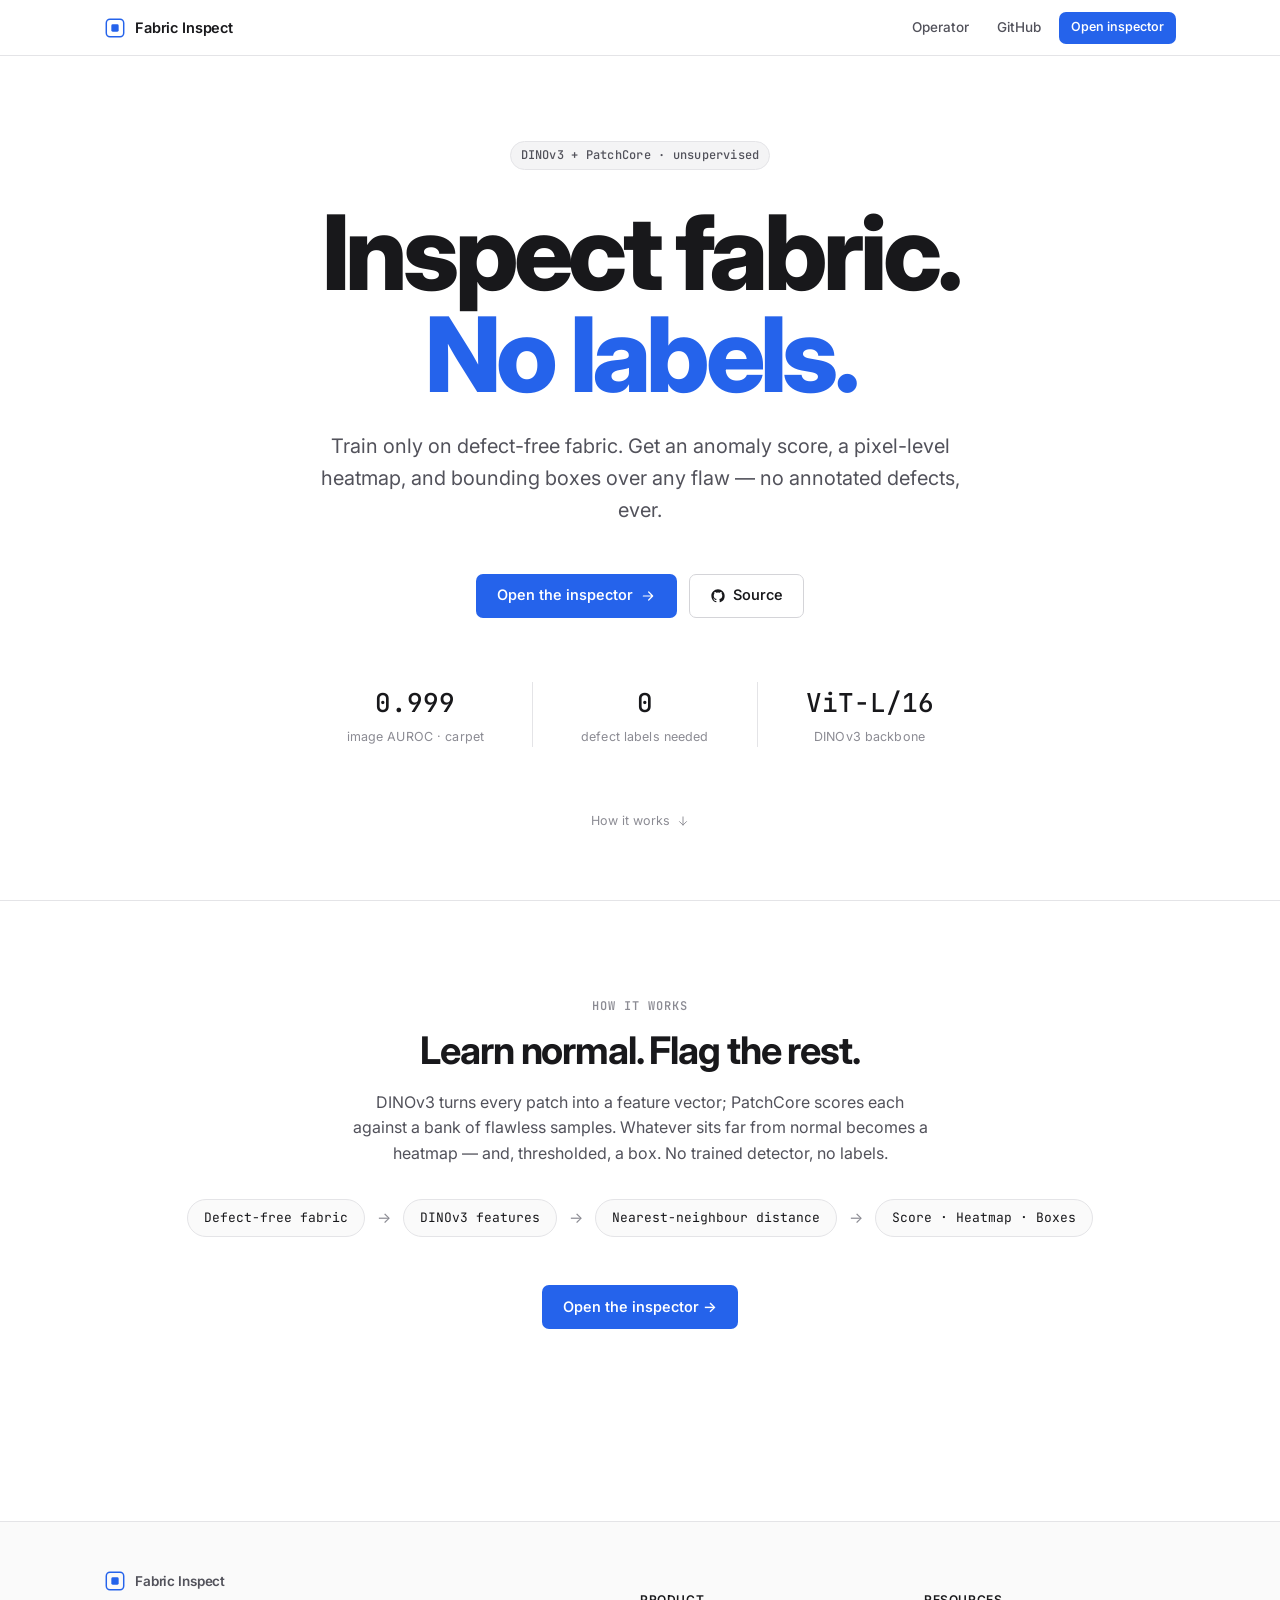
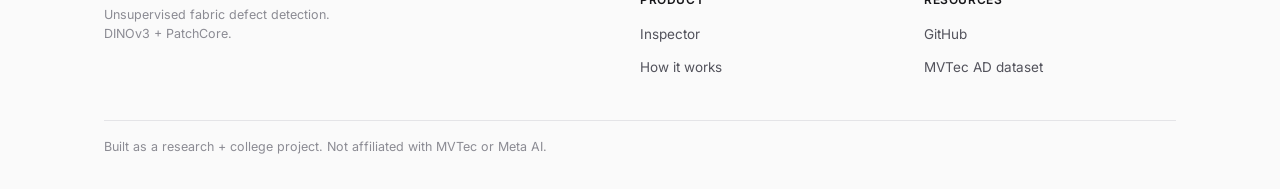
<file: frontend/web/index.html>
<!DOCTYPE html>
<html lang="en">
<head>
<meta charset="utf-8" />
<meta name="viewport" content="width=device-width, initial-scale=1" />
<title>Fabric Inspect — unsupervised defect detection</title>
<meta name="description" content="Inspect fabric for defects without labelling any. DINOv3 + PatchCore: an anomaly score, heatmap, and bounding boxes — trained only on defect-free fabric." />
<meta name="color-scheme" content="light" />
<link rel="preconnect" href="https://fonts.googleapis.com" />
<link rel="preconnect" href="https://fonts.gstatic.com" crossorigin />
<link href="https://fonts.googleapis.com/css2?family=Inter:wght@400;500;600;700;800&family=JetBrains+Mono:wght@400;500&display=swap" rel="stylesheet" />
<link rel="stylesheet" href="styles.css" />
<style>
  /* minimal & bold, light-only landing */
  html, body { overflow-x: hidden; max-width: 100%; }
  body { background: var(--bg); }
  main { overflow-x: clip; }

  .hero {
    min-height: calc(100vh - var(--nav-h));
    display: flex; flex-direction: column; align-items: center; justify-content: center;
    text-align: center; padding: var(--s-8) var(--s-4) var(--s-7);
  }
  .hero .eyebrow { margin-bottom: var(--s-6); }
  .hero h1 {
    font-weight: 800;
    font-size: clamp(40px, 9vw, 104px);
    line-height: 0.98; letter-spacing: -0.045em;
    max-width: 15ch;
  }
  .hero h1 .accent { color: var(--accent); }
  .hero .lead {
    font-size: clamp(16px, 2.2vw, 20px);
    color: var(--text-2); width: 100%; max-width: 52ch; margin-top: var(--s-5);
  }
  .hero .cta { display: flex; gap: var(--s-3); margin-top: var(--s-7); flex-wrap: wrap; justify-content: center; }

  /* quiet proof row */
  .proof { display: flex; gap: var(--s-7); margin-top: var(--s-8); flex-wrap: wrap; justify-content: center; max-width: 100%; }
  .proof .item { text-align: center; }
  .proof .v { font-family: var(--mono); font-size: 26px; font-weight: 500; color: var(--text); font-variant-numeric: tabular-nums; }
  .proof .k { font-size: 12.5px; color: var(--text-3); margin-top: 4px; letter-spacing: 0.01em; }
  .proof .sep { width: 1px; background: var(--border); align-self: stretch; }

  .scroll-hint { margin-top: var(--s-8); color: var(--text-3); font-size: 12.5px; display: inline-flex; align-items: center; gap: 6px; }

  /* one calm explainer line */
  .how { text-align: center; padding: var(--s-9) var(--s-4); border-top: 1px solid var(--border); }
  .how .label { font-family: var(--mono); font-size: 12px; color: var(--text-3); letter-spacing: 0.08em; text-transform: uppercase; }
  .how h2 { font-size: clamp(24px, 4vw, 38px); font-weight: 700; letter-spacing: -0.03em; margin-top: var(--s-3); max-width: 20ch; margin-inline: auto; }
  .how p { color: var(--text-2); margin-top: var(--s-4); max-width: 58ch; margin-inline: auto; font-size: 16px; }
  .how .flow { display: inline-flex; align-items: center; gap: var(--s-3); margin-top: var(--s-6); flex-wrap: wrap; justify-content: center; }
  .how .chip { font-family: var(--mono); font-size: 13px; color: var(--text); background: var(--surface); border: 1px solid var(--border); border-radius: var(--r-pill); padding: 8px 16px; }
  .how .arr { color: var(--text-3); }

  /* flex items default to min-width:auto and refuse to shrink → overflow. */
  .nav-inner > *, .hero > *, .proof > * { min-width: 0; }

  /* hero entrance (staggered) */
  .hero > *, .hero .cta, .hero .proof { animation: fadeInUp .5s cubic-bezier(.2, .7, .2, 1) both; }
  .hero .eyebrow { animation-delay: .02s; }
  .hero h1 { animation-delay: .08s; }
  .hero .lead { animation-delay: .16s; }
  .hero .cta { animation-delay: .24s; }
  .hero .proof { animation-delay: .32s; }
  .hero .scroll-hint { animation-delay: .40s; }

  @media (max-width: 620px) {
    .proof { gap: var(--s-4) var(--s-5); }
    .proof .sep { display: none; }
    .proof .item { flex: 1 1 40%; }
    .proof .v { font-size: 22px; }
    .nav-links .desk { display: none; }
    .how .flow { gap: var(--s-2); }
    .footer-grid { grid-template-columns: 1fr; gap: var(--s-5); }
  }
</style>
</head>
<body>

<nav class="nav">
  <div class="container nav-inner">
    <a class="brand" href="index.html" aria-label="Fabric Inspect home">
      <svg class="logo" viewBox="0 0 24 24" fill="none" aria-hidden="true">
        <rect x="2.5" y="2.5" width="19" height="19" rx="4" stroke="currentColor" stroke-width="1.6"/>
        <rect x="8" y="8" width="8" height="8" rx="1.5" fill="currentColor"/>
      </svg>
      Fabric Inspect
    </a>
    <div class="nav-links">
      <a class="nav-link desk" href="dashboard.html">Operator</a>
      <a class="nav-link desk" href="https://github.com/eightharsh/fabric" target="_blank" rel="noopener">GitHub</a>
      <a class="btn sm" href="app.html">Open inspector</a>
    </div>
  </div>
</nav>

<main>
  <section class="hero">
    <span class="eyebrow">DINOv3 + PatchCore · unsupervised</span>
    <h1>Inspect fabric.<br /><span class="accent">No labels.</span></h1>
    <p class="lead">Train only on defect-free fabric. Get an anomaly score, a pixel-level
      heatmap, and bounding boxes over any flaw — no annotated defects, ever.</p>
    <div class="cta">
      <a class="btn lg" href="app.html">
        Open the inspector
        <svg viewBox="0 0 24 24" fill="none" aria-hidden="true"><path d="M5 12h14M13 6l6 6-6 6" stroke="currentColor" stroke-width="1.8" stroke-linecap="round" stroke-linejoin="round"/></svg>
      </a>
      <a class="btn lg secondary" href="https://github.com/eightharsh/fabric" target="_blank" rel="noopener">
        <svg viewBox="0 0 24 24" width="16" height="16" fill="currentColor" aria-hidden="true"><path d="M12 2C6.48 2 2 6.48 2 12c0 4.42 2.87 8.17 6.84 9.5.5.09.68-.22.68-.48v-1.7c-2.78.6-3.37-1.34-3.37-1.34-.45-1.16-1.11-1.47-1.11-1.47-.9-.62.07-.6.07-.6 1 .07 1.53 1.03 1.53 1.03.89 1.52 2.34 1.08 2.91.83.09-.65.35-1.09.63-1.34-2.22-.25-4.55-1.11-4.55-4.94 0-1.09.39-1.98 1.03-2.68-.1-.25-.45-1.27.1-2.65 0 0 .84-.27 2.75 1.02a9.6 9.6 0 015 0c1.91-1.29 2.75-1.02 2.75-1.02.55 1.38.2 2.4.1 2.65.64.7 1.03 1.59 1.03 2.68 0 3.84-2.34 4.68-4.57 4.93.36.31.68.92.68 1.85v2.74c0 .27.18.58.69.48A10 10 0 0022 12c0-5.52-4.48-10-10-10z"/></svg>
        Source
      </a>
    </div>

    <div class="proof">
      <div class="item"><div class="v">0.999</div><div class="k">image AUROC · carpet</div></div>
      <div class="sep"></div>
      <div class="item"><div class="v">0</div><div class="k">defect labels needed</div></div>
      <div class="sep"></div>
      <div class="item"><div class="v">ViT-L/16</div><div class="k">DINOv3 backbone</div></div>
    </div>

    <a class="scroll-hint" href="#how">
      How it works
      <svg width="14" height="14" viewBox="0 0 24 24" fill="none"><path d="M12 5v14M6 13l6 6 6-6" stroke="currentColor" stroke-width="1.6" stroke-linecap="round" stroke-linejoin="round"/></svg>
    </a>
  </section>

  <section class="how" id="how">
    <span class="label">How it works</span>
    <h2>Learn normal. Flag the rest.</h2>
    <p>DINOv3 turns every patch into a feature vector; PatchCore scores each against a
      bank of flawless samples. Whatever sits far from normal becomes a heatmap — and,
      thresholded, a box. No trained detector, no labels.</p>
    <div class="flow">
      <span class="chip">Defect-free fabric</span>
      <span class="arr">→</span>
      <span class="chip">DINOv3 features</span>
      <span class="arr">→</span>
      <span class="chip">Nearest-neighbour distance</span>
      <span class="arr">→</span>
      <span class="chip">Score · Heatmap · Boxes</span>
    </div>
    <div style="margin-top:var(--s-7)">
      <a class="btn lg" href="app.html">Open the inspector →</a>
    </div>
  </section>
</main>

<footer class="footer">
  <div class="container">
    <div class="footer-grid">
      <div>
        <a class="brand" href="index.html"><svg class="logo" viewBox="0 0 24 24" fill="none" aria-hidden="true"><rect x="2.5" y="2.5" width="19" height="19" rx="4" stroke="currentColor" stroke-width="1.6"/><rect x="8" y="8" width="8" height="8" rx="1.5" fill="currentColor"/></svg> Fabric Inspect</a>
        <p class="hint" style="max-width:32ch">Unsupervised fabric defect detection. DINOv3 + PatchCore.</p>
      </div>
      <div>
        <h5>Product</h5>
        <ul>
          <li><a href="app.html">Inspector</a></li>
          <li><a href="#how">How it works</a></li>
        </ul>
      </div>
      <div>
        <h5>Resources</h5>
        <ul>
          <li><a href="https://github.com/eightharsh/fabric" target="_blank" rel="noopener">GitHub</a></li>
          <li><a href="https://www.mvtec.com/company/research/datasets/mvtec-ad" target="_blank" rel="noopener">MVTec AD dataset</a></li>
        </ul>
      </div>
    </div>
    <p class="fine">Built as a research + college project. Not affiliated with MVTec or Meta AI.</p>
  </div>
</footer>

</body>
</html>
</file>
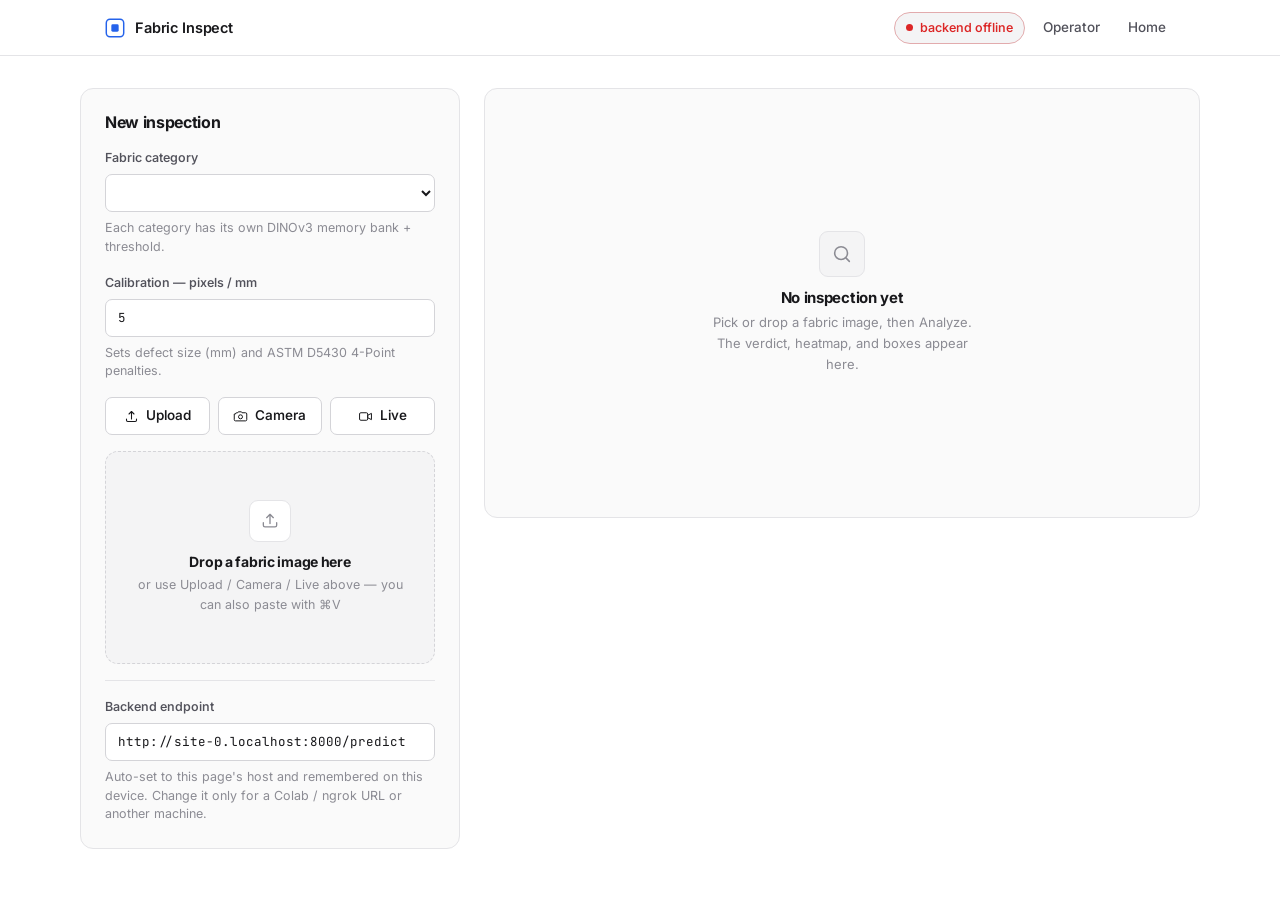
<file: frontend/web/app.html>
<!DOCTYPE html>
<html lang="en">
<head>
<meta charset="utf-8" />
<meta name="viewport" content="width=device-width, initial-scale=1, maximum-scale=1" />
<title>Inspector — Fabric Inspect</title>
<meta name="color-scheme" content="light" />
<link rel="preconnect" href="https://fonts.googleapis.com" />
<link rel="preconnect" href="https://fonts.gstatic.com" crossorigin />
<link href="https://fonts.googleapis.com/css2?family=Inter:wght@400;500;600;700&family=JetBrains+Mono:wght@400;500;600&display=swap" rel="stylesheet" />
<link rel="stylesheet" href="styles.css" />
<style>
  .app-main { padding: var(--s-6) 0 var(--s-8); }
  .app-grid { display: grid; grid-template-columns: 380px 1fr; gap: var(--s-5); align-items: start; }
  .pane { padding: var(--s-5); }
  .pane-head { display: flex; align-items: center; justify-content: space-between; margin-bottom: var(--s-4); }
  .pane-head h2 { font-size: 16px; }

  .source-row { display: grid; grid-template-columns: 1fr 1fr 1fr; gap: var(--s-2); }
  .source-row .btn { padding: 0 8px; }
  .source-row .btn svg { width: 15px; height: 15px; }
  input[type=file] { display: none; }

  .dropzone { margin-top: var(--s-4); border: 1.5px dashed var(--border-strong); border-radius: var(--r-lg); background: var(--surface-2); transition: border-color .14s, background .14s; }
  .dropzone.drag { border-color: var(--accent); background: var(--accent-weak); }
  .dz-empty { padding: var(--s-7) var(--s-5); text-align: center; }
  .dz-empty .ic { width: 42px; height: 42px; border-radius: var(--r); background: var(--bg); border: 1px solid var(--border); color: var(--text-3); display: flex; align-items: center; justify-content: center; margin: 0 auto var(--s-3); }
  .dz-empty .ic svg { width: 20px; height: 20px; }
  .dz-empty h3 { font-size: 14px; }
  .dz-empty p { font-size: 12.5px; color: var(--text-3); margin-top: 4px; }
  .dz-body { padding: var(--s-3); }
  .dz-body img.preview, .dz-body video { width: 100%; display: block; border-radius: var(--r); border: 1px solid var(--border); background: #000; }
  .dz-body video { aspect-ratio: 4/3; object-fit: cover; }
  .dz-actions { display: flex; gap: var(--s-2); margin-top: var(--s-3); }

  .endpoint { margin-top: var(--s-4); padding-top: var(--s-4); border-top: 1px solid var(--border); }

  /* result pane states */
  .state-center { min-height: 380px; display: flex; flex-direction: column; align-items: center; justify-content: center; text-align: center; padding: var(--s-6); }
  .state-center .ic { width: 46px; height: 46px; border-radius: var(--r); background: var(--surface-2); border: 1px solid var(--border); color: var(--text-3); display: flex; align-items: center; justify-content: center; margin-bottom: var(--s-3); }
  .state-center .ic svg { width: 22px; height: 22px; }
  .state-center h3 { font-size: 15px; }
  .state-center p { font-size: 13px; color: var(--text-3); margin-top: 5px; max-width: 34ch; }

  .result-head { display: flex; align-items: center; justify-content: space-between; gap: var(--s-3); margin-bottom: var(--s-4); flex-wrap: wrap; }
  .stats { grid-template-columns: repeat(4, 1fr); margin-bottom: var(--s-4); }
  .view-bar { display: flex; align-items: center; justify-content: space-between; margin-bottom: var(--s-3); }
  .view-bar .label { margin: 0; }
  .result-stage-wrap { max-width: 560px; margin: 0 auto; }
  .boxes-title { font-size: 12px; font-weight: 600; color: var(--text-3); text-transform: uppercase; letter-spacing: 0.05em; margin: var(--s-4) 0 var(--s-2); }

  .sk-row { display: grid; grid-template-columns: repeat(4,1fr); gap: var(--s-2); margin-bottom: var(--s-4); }
  .sk-tile { height: 62px; }
  .sk-img { height: 300px; }

  @media (max-width: 860px) {
    .app-grid { grid-template-columns: 1fr; }
    .stats { grid-template-columns: repeat(2, 1fr); }
    .sk-row { grid-template-columns: repeat(2,1fr); }
    .nav-links .desk { display: none; }
  }
</style>
</head>
<body>

<nav class="nav">
  <div class="container nav-inner">
    <a class="brand" href="index.html" aria-label="Fabric Inspect home">
      <svg class="logo" viewBox="0 0 24 24" fill="none" aria-hidden="true">
        <rect x="2.5" y="2.5" width="19" height="19" rx="4" stroke="currentColor" stroke-width="1.6"/>
        <rect x="8" y="8" width="8" height="8" rx="1.5" fill="currentColor"/>
      </svg>
      Fabric Inspect
    </a>
    <div class="nav-links">
      <span class="pill" id="status"><span class="dot"></span><span id="statusText">checking…</span></span>
      <a class="nav-link" href="dashboard.html">Operator</a>
      <a class="nav-link" href="index.html">Home</a>
    </div>
  </div>
</nav>

<main class="container app-main">
  <div class="app-grid">

    <!-- ── Input pane ─────────────────────────────────────────────── -->
    <section class="panel pane" aria-label="Inspection input">
      <div class="pane-head"><h2>New inspection</h2></div>

      <div style="margin-bottom:var(--s-4)">
        <label class="label" for="category">Fabric category</label>
        <select class="input" id="category" style="font-family:var(--font)"></select>
        <p class="hint">Each category has its own DINOv3 memory bank + threshold.</p>
      </div>

      <div style="margin-bottom:var(--s-4)">
        <label class="label" for="ppm">Calibration — pixels / mm</label>
        <input class="input" id="ppm" type="number" step="0.1" min="0.1" value="5" />
        <p class="hint">Sets defect size (mm) and ASTM D5430 4-Point penalties.</p>
      </div>

      <div class="source-row">
        <label class="btn secondary">
          <svg viewBox="0 0 24 24" fill="none"><path d="M12 16V4M8 8l4-4 4 4" stroke="currentColor" stroke-width="1.7" stroke-linecap="round" stroke-linejoin="round"/><path d="M4 16v2a2 2 0 002 2h12a2 2 0 002-2v-2" stroke="currentColor" stroke-width="1.7" stroke-linecap="round"/></svg>
          Upload<input type="file" id="upload" accept="image/*" />
        </label>
        <label class="btn secondary">
          <svg viewBox="0 0 24 24" fill="none"><path d="M4 8a2 2 0 012-2h1.5l1-1.5h5l1 1.5H20a2 2 0 012 2v9a2 2 0 01-2 2H4a2 2 0 01-2-2V8z" stroke="currentColor" stroke-width="1.6" stroke-linejoin="round"/><circle cx="12" cy="12.5" r="3.2" stroke="currentColor" stroke-width="1.6"/></svg>
          Camera<input type="file" id="camera" accept="image/*" capture="environment" />
        </label>
        <button class="btn secondary" id="liveBtn">
          <svg viewBox="0 0 24 24" fill="none"><rect x="2.5" y="6" width="13" height="12" rx="2" stroke="currentColor" stroke-width="1.6"/><path d="M15.5 10l6-3v10l-6-3v-4z" stroke="currentColor" stroke-width="1.6" stroke-linejoin="round"/></svg>
          Live
        </button>
      </div>

      <div class="dropzone" id="dropzone">
        <!-- empty -->
        <div class="dz-empty" id="dzEmpty">
          <div class="ic"><svg viewBox="0 0 24 24" fill="none"><path d="M4 14v3a2 2 0 002 2h12a2 2 0 002-2v-3" stroke="currentColor" stroke-width="1.6" stroke-linecap="round"/><path d="M12 15V4M8 8l4-4 4 4" stroke="currentColor" stroke-width="1.6" stroke-linecap="round" stroke-linejoin="round"/></svg></div>
          <h3>Drop a fabric image here</h3>
          <p>or use Upload / Camera / Live above — you can also paste with <span class="kbd">⌘V</span></p>
        </div>
        <!-- preview -->
        <div class="dz-body hide" id="dzPreview">
          <img class="preview" id="preview" alt="selected fabric" />
          <div class="dz-actions">
            <button class="btn block" id="analyze">Analyze</button>
            <button class="icon-btn" id="clearPreview" title="Clear" aria-label="Clear image">
              <svg viewBox="0 0 24 24" fill="none"><path d="M6 6l12 12M18 6L6 18" stroke="currentColor" stroke-width="1.7" stroke-linecap="round"/></svg>
            </button>
          </div>
        </div>
        <!-- live -->
        <div class="dz-body hide" id="dzLive">
          <video id="video" playsinline autoplay muted></video>
          <div class="dz-actions">
            <button class="btn block" id="capture">Capture &amp; analyze</button>
            <button class="btn secondary" id="stopCam">Stop</button>
          </div>
        </div>
      </div>
      <p class="hint" id="liveHint"></p>
      <canvas id="canvas" class="hide"></canvas>

      <div class="endpoint">
        <label class="label" for="endpoint">Backend endpoint</label>
        <input class="input" id="endpoint" value="http://localhost:8000/predict" spellcheck="false" />
        <p class="hint">Auto-set to this page's host and remembered on this device. Change it
          only for a Colab / ngrok URL or another machine.</p>
      </div>
    </section>

    <!-- ── Result pane ────────────────────────────────────────────── -->
    <section class="panel pane" id="resultPane" aria-label="Inspection result">
      <!-- empty -->
      <div class="state-center" id="stateEmpty">
        <div class="ic"><svg viewBox="0 0 24 24" fill="none"><circle cx="11" cy="11" r="7" stroke="currentColor" stroke-width="1.7"/><path d="M20 20l-3.5-3.5" stroke="currentColor" stroke-width="1.7" stroke-linecap="round"/></svg></div>
        <h3>No inspection yet</h3>
        <p>Pick or drop a fabric image, then Analyze. The verdict, heatmap, and boxes appear here.</p>
      </div>

      <!-- loading -->
      <div class="hide" id="stateLoading">
        <div class="result-head"><div class="skeleton" style="width:150px;height:34px;border-radius:var(--r-pill)"></div></div>
        <div class="sk-row"><div class="skeleton sk-tile"></div><div class="skeleton sk-tile"></div><div class="skeleton sk-tile"></div><div class="skeleton sk-tile"></div></div>
        <div class="skeleton sk-img"></div>
      </div>

      <!-- error -->
      <div class="state-center hide" id="stateError">
        <div class="ic" style="color:var(--danger);border-color:color-mix(in srgb,var(--danger) 30%,var(--border))"><svg viewBox="0 0 24 24" fill="none"><path d="M12 8v5M12 16.5v.5" stroke="currentColor" stroke-width="2" stroke-linecap="round"/><path d="M10.3 3.9L2.7 17a2 2 0 001.7 3h15.2a2 2 0 001.7-3L13.7 3.9a2 2 0 00-3.4 0z" stroke="currentColor" stroke-width="1.6" stroke-linejoin="round"/></svg></div>
        <h3>Request failed</h3>
        <p id="errorMsg" style="max-width:40ch"></p>
      </div>

      <!-- result -->
      <div class="hide" id="stateResult">
        <div class="result-head">
          <span class="verdict" id="verdict"></span>
          <span class="mono muted" id="latencyTag" style="font-size:12.5px"></span>
        </div>
        <div class="stats" id="stats"></div>
        <div class="result-stage-wrap">
          <div class="view-bar">
            <span class="label">Result</span>
            <div class="segmented" id="viewTabs" role="tablist" aria-label="Result view">
              <button data-view="original" role="tab">Original</button>
              <button data-view="heatmap" role="tab">Heatmap</button>
              <button data-view="boxes" class="active" role="tab" aria-selected="true">Boxes</button>
            </div>
          </div>
          <div class="stage" id="stage">
            <img id="overlay" alt="inspection result" />
            <div class="box-layer" id="boxLayer"></div>
          </div>
          <div id="boxWrap"></div>
        </div>
      </div>
    </section>
  </div>
</main>

<script src="app.js"></script>
</body>
</html>
</file>
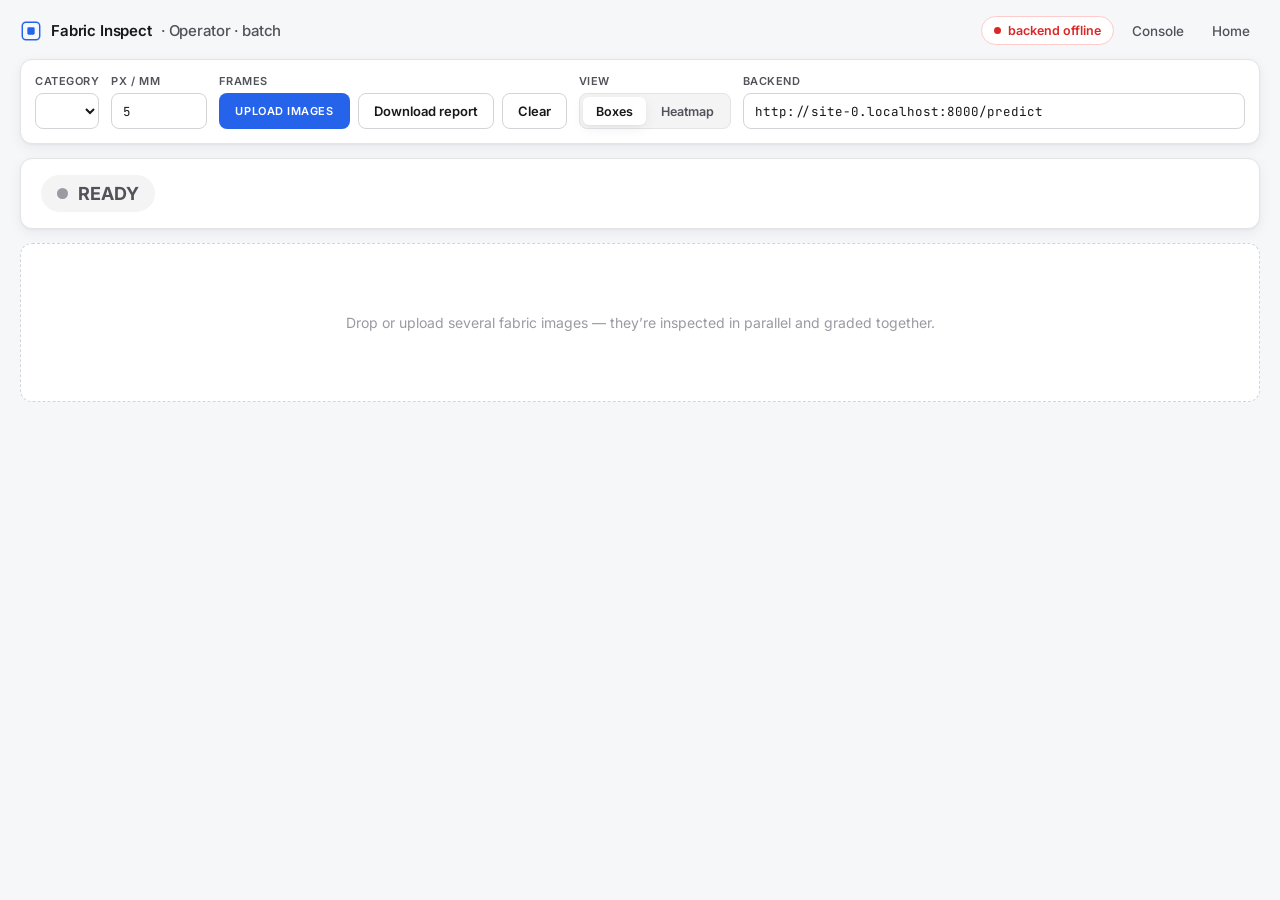
<file: frontend/web/dashboard.html>
<!DOCTYPE html>
<html lang="en">
<head>
<meta charset="utf-8" />
<meta name="viewport" content="width=device-width, initial-scale=1" />
<title>Operator Dashboard — Fabric Inspect</title>
<meta name="color-scheme" content="light" />
<link rel="preconnect" href="https://fonts.googleapis.com" />
<link rel="preconnect" href="https://fonts.gstatic.com" crossorigin />
<link href="https://fonts.googleapis.com/css2?family=Inter:wght@400;500;600;700&family=JetBrains+Mono:wght@400;500;600&display=swap" rel="stylesheet" />
<style>
  :root{
    --bg:#f6f7f9; --card:#ffffff; --soft:#f4f4f5; --line:#e4e4e7; --line2:#d4d4d8;
    --ink:#18181b; --mut:#52525b; --mut2:#9a9aa2; --acc:#2563eb;
    --ok:#15803d; --ok-w:#dcfce7; --bad:#dc2626; --bad-w:#fee2e2; --warn:#b45309; --well:#0e0f12;
    --font:"Inter",-apple-system,system-ui,sans-serif; --mono:"JetBrains Mono",ui-monospace,monospace;
    --sh:0 1px 2px rgba(24,24,27,.04),0 4px 14px rgba(24,24,27,.06); --r:12px;
  }
  *{box-sizing:border-box}
  body{margin:0;background:var(--bg);color:var(--ink);font-family:var(--font);font-size:14px;-webkit-font-smoothing:antialiased}
  .wrap{max-width:1500px;margin:0 auto;padding:16px 20px 48px}
  a{color:inherit;text-decoration:none}
  .mono{font-family:var(--mono);font-variant-numeric:tabular-nums}

  .top{display:flex;align-items:center;justify-content:space-between;gap:16px;margin-bottom:14px}
  .brand{display:flex;align-items:center;gap:9px;font-weight:600;font-size:15px;letter-spacing:-.01em}
  .brand svg{width:22px;height:22px;color:var(--acc)}
  .brand .sub{color:var(--mut);font-weight:500}
  .top-right{display:flex;align-items:center;gap:8px}
  .pill{display:inline-flex;align-items:center;gap:7px;font-size:12.5px;font-weight:600;padding:6px 12px;
        border-radius:999px;background:var(--card);border:1px solid var(--line);color:var(--mut)}
  .pill .dot{width:7px;height:7px;border-radius:50%;background:var(--mut2)}
  .pill.ok{color:var(--ok);border-color:#bbf7d0} .pill.ok .dot{background:var(--ok);box-shadow:0 0 0 3px var(--ok-w)}
  .pill.down{color:var(--bad);border-color:#fecaca} .pill.down .dot{background:var(--bad)}
  .lnk{font-size:13.5px;color:var(--mut);font-weight:500;padding:6px 10px;border-radius:8px} .lnk:hover{color:var(--ink);background:var(--soft)}

  .controls{display:flex;flex-wrap:wrap;gap:12px;align-items:end;margin-bottom:14px;
            background:var(--card);border:1px solid var(--line);border-radius:var(--r);padding:14px;box-shadow:var(--sh)}
  .ctl{display:flex;flex-direction:column;gap:5px}
  .ctl label{font-size:11px;color:var(--mut);text-transform:uppercase;letter-spacing:.05em;font-weight:600}
  select,input,button{font-family:var(--font);font-size:13px}
  .in{height:36px;padding:0 11px;background:var(--card);color:var(--ink);border:1px solid var(--line2);border-radius:8px}
  .in:focus{outline:none;border-color:var(--acc);box-shadow:0 0 0 3px rgba(37,99,235,.12)}
  .in.mono{font-family:var(--mono);font-size:12.5px}
  .btn{height:36px;padding:0 15px;border:1px solid var(--line2);border-radius:8px;font-weight:600;
       background:var(--card);color:var(--ink);cursor:pointer;display:inline-flex;align-items:center;gap:7px;transition:background .14s}
  .btn:hover{background:var(--soft)} .btn.pri{background:var(--acc);color:#fff;border-color:transparent} .btn.pri:hover{background:#1d4ed8}
  input[type=file]{display:none}
  .grow{flex:1;min-width:200px}
  .seg{display:inline-flex;background:var(--soft);border:1px solid var(--line);border-radius:8px;padding:3px;gap:2px;height:36px}
  .seg button{border:none;background:transparent;color:var(--mut);font-family:var(--font);font-size:12.5px;font-weight:600;padding:0 13px;border-radius:6px;cursor:pointer;transition:background .12s,color .12s}
  .seg button:hover{color:var(--ink)} .seg button.on{background:var(--card);color:var(--ink);box-shadow:var(--sh)}

  /* summary bar */
  .summary{display:flex;align-items:center;gap:22px;flex-wrap:wrap;background:var(--card);border:1px solid var(--line);
           border-radius:var(--r);padding:16px 20px;box-shadow:var(--sh);margin-bottom:14px}
  .verdict{font-weight:700;font-size:18px;display:flex;align-items:center;gap:10px;padding:8px 16px;border-radius:999px}
  .verdict .ic{width:11px;height:11px;border-radius:50%}
  .verdict.idle{color:var(--mut);background:var(--soft)} .verdict.idle .ic{background:var(--mut2)}
  .verdict.ok{color:var(--ok);background:var(--ok-w)} .verdict.ok .ic{background:var(--ok)}
  .verdict.bad{color:var(--bad);background:var(--bad-w)} .verdict.bad .ic{background:var(--bad)}
  .metrics{display:flex;gap:26px;flex-wrap:wrap;margin-left:auto}
  .metric .k{font-size:10px;color:var(--mut);text-transform:uppercase;letter-spacing:.05em;font-weight:600}
  .metric .v{font-family:var(--mono);font-size:17px;font-weight:500;margin-top:2px}
  .prog{width:100%;height:3px;background:var(--soft);border-radius:2px;overflow:hidden;margin-top:2px}
  .prog > i{display:block;height:100%;width:0;background:var(--acc);transition:width .25s ease}

  /* grid */
  .grid{display:grid;grid-template-columns:repeat(auto-fill,minmax(210px,1fr));gap:14px}
  .grid.drag{outline:2px dashed var(--acc);outline-offset:8px;border-radius:var(--r)}
  .empty{grid-column:1/-1;text-align:center;color:var(--mut2);padding:70px 20px;border:1.5px dashed var(--line2);
         border-radius:var(--r);background:var(--card)}
  .frame{background:var(--card);border:1px solid var(--line);border-radius:10px;overflow:hidden;box-shadow:var(--sh);
         animation:pop .3s cubic-bezier(.2,.7,.2,1) both}
  @keyframes pop{from{opacity:0;transform:scale(.96)}to{opacity:1;transform:none}}
  .thumb{position:relative;aspect-ratio:1;background:var(--well);overflow:hidden}
  .thumb img{position:absolute;inset:0;width:100%;height:100%;object-fit:cover;display:block;transition:opacity .25s}
  .thumb .spin{position:absolute;inset:0;display:flex;align-items:center;justify-content:center}
  .sp{width:20px;height:20px;border:2px solid rgba(255,255,255,.4);border-top-color:#fff;border-radius:50%;animation:rot .7s linear infinite}
  @keyframes rot{to{transform:rotate(360deg)}}
  .badge{position:absolute;top:8px;right:8px;font-size:10.5px;font-weight:700;letter-spacing:.03em;
         padding:3px 8px;border-radius:999px;z-index:3}
  .badge.ok{background:var(--ok);color:#fff} .badge.bad{background:var(--bad);color:#fff}
  .boxLayer{position:absolute;inset:0;pointer-events:none;z-index:2}
  .bbox{position:absolute;border:2px solid var(--bad);border-radius:2px;box-shadow:0 0 0 1px rgba(255,255,255,.35)}
  .bbox .lbl{position:absolute;top:-15px;left:-2px;font-family:var(--mono);font-size:9px;font-weight:600;color:#fff;
             background:var(--bad);padding:0 4px;border-radius:3px;white-space:nowrap}
  .meta{padding:9px 11px;display:flex;flex-direction:column;gap:2px}
  .meta .fn{font-size:11.5px;color:var(--mut);white-space:nowrap;overflow:hidden;text-overflow:ellipsis}
  .meta .ln{display:flex;justify-content:space-between;gap:8px;font-family:var(--mono);font-size:12.5px}
  .meta .ty{font-weight:600} .meta .ty.ok{color:var(--ok)} .meta .ty.bad{color:var(--bad)}
  .meta .pt{color:var(--mut)}

  @media(prefers-reduced-motion:reduce){*{animation-duration:.001ms!important;transition-duration:.001ms!important}}
  .brand{white-space:nowrap}
  @media(max-width:640px){
    .wrap{padding-left:14px;padding-right:14px}
    .metrics{margin-left:0;gap:16px}
    .brand .sub{display:none}      /* hide "· Operator · batch" on phones */
    #statusText{display:none}      /* dot-only status */
    .pill{padding:7px} .lnk{padding:6px 7px} .top-right{gap:6px}
  }
</style>
</head>
<body>
<div class="wrap">
  <div class="top">
    <a class="brand" href="index.html" aria-label="Fabric Inspect home">
      <svg viewBox="0 0 24 24" fill="none"><rect x="2.5" y="2.5" width="19" height="19" rx="4" stroke="currentColor" stroke-width="1.6"/><rect x="8" y="8" width="8" height="8" rx="1.5" fill="currentColor"/></svg>
      Fabric Inspect <span class="sub">· Operator · batch</span>
    </a>
    <div class="top-right">
      <span class="pill" id="status"><span class="dot"></span><span id="statusText">checking…</span></span>
      <a class="lnk" href="app.html">Console</a>
      <a class="lnk" href="index.html">Home</a>
    </div>
  </div>

  <div class="controls">
    <div class="ctl"><label for="category">Category</label><select class="in" id="category"></select></div>
    <div class="ctl"><label for="ppm">px / mm</label><input class="in mono" id="ppm" type="number" step="0.1" min="0.1" value="5" style="width:96px"></div>
    <div class="ctl"><label>Frames</label>
      <span style="display:flex;gap:8px">
        <label class="btn pri">Upload images<input type="file" id="upload" accept="image/*" multiple></label>
        <button class="btn" id="reportBtn">Download report</button>
        <button class="btn" id="clearBtn">Clear</button>
      </span>
    </div>
    <div class="ctl"><label>View</label>
      <div class="seg" id="viewSeg">
        <button data-v="boxes" class="on">Boxes</button>
        <button data-v="heatmap">Heatmap</button>
      </div>
    </div>
    <div class="ctl grow"><label for="endpoint">Backend</label><input class="in mono" id="endpoint" value="http://localhost:8000/predict" spellcheck="false"></div>
  </div>

  <div class="summary">
    <div class="verdict idle" id="verdict"><span class="ic"></span><span id="verdictText">READY</span></div>
    <div class="metrics" id="metrics"></div>
    <div class="prog" id="progWrap" style="display:none"><i id="prog"></i></div>
  </div>

  <div class="grid" id="grid">
    <div class="empty" id="empty">Drop or upload several fabric images — they’re inspected in parallel and graded together.</div>
  </div>
</div>
<script src="dashboard.js"></script>
</body>
</html>
</file>
<file: frontend/web/styles.css>
/* ============================================================================
   Fabric Inspect — shared design system
   Minimal / technical: near-monochrome, one accent, hairline borders, crisp
   type, restrained motion. Theme-aware (system default + manual toggle).
   Shared by index.html (landing) and app.html (console).
   ========================================================================== */

/* ---- Tokens: light (this build is light-only) ---------------------------- */
:root {
  color-scheme: light;

  --bg:            #ffffff;
  --surface:       #fafafa;
  --surface-2:     #f4f4f5;
  --surface-3:     #ececee;
  --border:        #e4e4e7;
  --border-strong: #d4d4d8;

  --text:          #18181b;
  --text-2:        #52525b;
  --text-3:        #8b8b93;

  --accent:        #2563eb;
  --accent-hover:  #1d4ed8;
  --accent-weak:   rgba(37, 99, 235, 0.10);
  --on-accent:     #ffffff;

  --success:       #15803d;
  --success-weak:  rgba(22, 163, 74, 0.10);
  --danger:        #dc2626;
  --danger-weak:   rgba(220, 38, 38, 0.10);
  --warning:       #b45309;

  --r-xs: 5px;  --r-sm: 7px;  --r: 9px;  --r-lg: 13px;  --r-pill: 999px;
  --s-1: 4px; --s-2: 8px; --s-3: 12px; --s-4: 16px; --s-5: 24px;
  --s-6: 32px; --s-7: 48px; --s-8: 64px; --s-9: 96px;

  --font: "Inter", -apple-system, BlinkMacSystemFont, "Segoe UI", Roboto, sans-serif;
  --mono: "JetBrains Mono", ui-monospace, SFMono-Regular, "SF Mono", Menlo, monospace;

  --shadow-sm: 0 1px 2px rgba(24, 24, 27, 0.05);
  --shadow:    0 1px 2px rgba(24, 24, 27, 0.04), 0 4px 12px rgba(24, 24, 27, 0.06);
  --ring:      0 0 0 3px var(--accent-weak);

  --nav-h: 56px;
  --maxw: 1120px;
}

/* ---- Reset / base -------------------------------------------------------- */
* { box-sizing: border-box; }
html { -webkit-text-size-adjust: 100%; scroll-behavior: smooth; }
body {
  margin: 0;
  background: var(--bg);
  color: var(--text-2);
  font-family: var(--font);
  font-size: 15px;
  line-height: 1.6;
  -webkit-font-smoothing: antialiased;
  text-rendering: optimizeLegibility;
}
h1, h2, h3, h4 { color: var(--text); margin: 0; line-height: 1.2; letter-spacing: -0.02em; }
p { margin: 0; }
a { color: inherit; text-decoration: none; }
img { max-width: 100%; display: block; }
svg { display: block; }
.mono { font-family: var(--mono); font-variant-numeric: tabular-nums; }
::selection { background: var(--accent-weak); }

:focus-visible { outline: 2px solid var(--accent); outline-offset: 2px; border-radius: 3px; }

.container { max-width: var(--maxw); margin: 0 auto; padding-inline: var(--s-5); }

/* ---- Top nav ------------------------------------------------------------- */
.nav {
  position: sticky; top: 0; z-index: 50;
  height: var(--nav-h);
  background: color-mix(in srgb, var(--bg) 88%, transparent);
  backdrop-filter: saturate(180%) blur(10px);
  border-bottom: 1px solid var(--border);
}
.nav-inner { height: 100%; display: flex; align-items: center; justify-content: space-between; gap: var(--s-4); }
.brand { display: inline-flex; align-items: center; gap: 9px; color: var(--text); font-weight: 600; font-size: 14.5px; letter-spacing: -0.01em; }
.brand .logo { width: 22px; height: 22px; color: var(--accent); }
.nav-links { display: flex; align-items: center; gap: var(--s-2); }
.nav-link { color: var(--text-2); font-size: 13.5px; font-weight: 500; padding: 6px 10px; border-radius: var(--r-sm); }
.nav-link:hover { color: var(--text); background: var(--surface-2); }

/* ---- Buttons ------------------------------------------------------------- */
.btn {
  --h: 38px;
  display: inline-flex; align-items: center; justify-content: center; gap: 7px;
  height: var(--h); padding: 0 15px;
  font-family: var(--font); font-size: 13.5px; font-weight: 550; line-height: 1;
  border: 1px solid transparent; border-radius: var(--r-sm); cursor: pointer;
  background: var(--accent); color: var(--on-accent);
  transition: background .14s ease, border-color .14s ease, opacity .14s ease, transform .05s ease;
  white-space: nowrap;
}
.btn:hover { background: var(--accent-hover); }
.btn:active { transform: translateY(0.5px); }
.btn svg { width: 16px; height: 16px; }
.btn.secondary { background: var(--bg); color: var(--text); border-color: var(--border-strong); }
.btn.secondary:hover { background: var(--surface-2); border-color: var(--border-strong); }
.btn.ghost { background: transparent; color: var(--text-2); }
.btn.ghost:hover { background: var(--surface-2); color: var(--text); }
.btn.sm { --h: 32px; padding: 0 11px; font-size: 12.5px; }
.btn.lg { --h: 44px; padding: 0 20px; font-size: 14.5px; }
.btn.block { width: 100%; }
.btn:disabled { opacity: .55; cursor: default; }
.icon-btn {
  display: inline-flex; align-items: center; justify-content: center;
  width: 34px; height: 34px; border-radius: var(--r-sm);
  border: 1px solid var(--border); background: var(--bg); color: var(--text-2); cursor: pointer;
  transition: background .14s, color .14s, border-color .14s;
}
.icon-btn:hover { background: var(--surface-2); color: var(--text); }
.icon-btn svg { width: 17px; height: 17px; }

/* ---- Badges / pills ------------------------------------------------------ */
.pill {
  display: inline-flex; align-items: center; gap: 7px;
  font-size: 12.5px; font-weight: 550; padding: 5px 11px; border-radius: var(--r-pill);
  background: var(--surface-2); color: var(--text-2); border: 1px solid var(--border);
}
.pill .dot { width: 7px; height: 7px; border-radius: 50%; background: var(--text-3); }
.pill.ok { color: var(--success); border-color: color-mix(in srgb, var(--success) 30%, var(--border)); }
.pill.ok .dot { background: var(--success); box-shadow: 0 0 0 3px var(--success-weak); }
.pill.down { color: var(--danger); border-color: color-mix(in srgb, var(--danger) 30%, var(--border)); }
.pill.down .dot { background: var(--danger); }
.eyebrow {
  display: inline-flex; align-items: center; gap: 7px;
  font-family: var(--mono); font-size: 12px; font-weight: 500; letter-spacing: 0.02em;
  color: var(--text-2); background: var(--surface-2); border: 1px solid var(--border);
  padding: 4px 10px; border-radius: var(--r-pill);
}

/* ---- Cards / panels ------------------------------------------------------ */
.card { background: var(--bg); border: 1px solid var(--border); border-radius: var(--r-lg); }
.panel { background: var(--surface); border: 1px solid var(--border); border-radius: var(--r-lg); }

/* ---- Forms --------------------------------------------------------------- */
.label { display: block; font-size: 12.5px; font-weight: 550; color: var(--text-2); margin-bottom: 6px; }
.input {
  width: 100%; height: 38px; padding: 0 12px;
  background: var(--bg); color: var(--text); border: 1px solid var(--border-strong);
  border-radius: var(--r-sm); font-family: var(--mono); font-size: 12.5px;
  transition: border-color .14s, box-shadow .14s;
}
.input:focus { outline: none; border-color: var(--accent); box-shadow: var(--ring); }
.hint { font-size: 12.5px; color: var(--text-3); margin-top: 7px; line-height: 1.5; }

/* ---- Result stage + boxes ------------------------------------------------ */
.stage { position: relative; width: 100%; margin: 0 auto; line-height: 0; border-radius: var(--r); overflow: hidden; border: 1px solid var(--border); background: var(--surface-2); }
.stage img { width: 100%; display: block; }
.box-layer { position: absolute; inset: 0; pointer-events: none; }
.bbox { position: absolute; border: 2px solid var(--danger); box-sizing: border-box; border-radius: 2px; box-shadow: 0 0 0 1px rgba(0,0,0,.25); }
.bbox .lbl {
  position: absolute; top: -18px; left: -2px;
  font-family: var(--mono); font-size: 10.5px; font-weight: 600; color: #fff;
  background: var(--danger); padding: 1px 5px; border-radius: 3px; line-height: 1.4; white-space: nowrap;
}
/* Uncertain defect type (backend abstained / low probe confidence): amber, not red,
   so an unsure label never reads as a confident detection. */
.bbox .lbl.lbl-unc { background: var(--warning); }

/* ---- Stat tiles ---------------------------------------------------------- */
.stats { display: grid; gap: var(--s-2); }
.stat { background: var(--surface); border: 1px solid var(--border); border-radius: var(--r); padding: 12px 13px; }
.stat .k { font-size: 11px; font-weight: 550; color: var(--text-3); text-transform: uppercase; letter-spacing: 0.05em; }
.stat .v { font-family: var(--mono); font-size: 20px; font-weight: 500; color: var(--text); margin-top: 3px; font-variant-numeric: tabular-nums; }
.stat .v small { font-size: 12px; color: var(--text-3); font-weight: 500; }

/* ---- Verdict ------------------------------------------------------------- */
.verdict { display: inline-flex; align-items: center; gap: 9px; font-size: 14px; font-weight: 600; padding: 8px 14px; border-radius: var(--r-pill); }
.verdict svg { width: 17px; height: 17px; }
.verdict.ok { background: var(--success-weak); color: var(--success); }
.verdict.bad { background: var(--danger-weak); color: var(--danger); }

/* ---- Segmented control (view toggle) ------------------------------------- */
.segmented { display: inline-flex; padding: 3px; gap: 2px; background: var(--surface-2); border: 1px solid var(--border); border-radius: var(--r); }
.segmented button {
  border: none; background: transparent; color: var(--text-2);
  font-family: var(--font); font-size: 12.5px; font-weight: 550; padding: 6px 13px;
  border-radius: var(--r-xs); cursor: pointer; transition: background .12s, color .12s;
}
.segmented button:hover { color: var(--text); }
.segmented button.active { background: var(--bg); color: var(--text); box-shadow: var(--shadow-sm); }

/* ---- Table --------------------------------------------------------------- */
table.data { width: 100%; border-collapse: collapse; font-size: 12.5px; }
table.data th, table.data td { text-align: left; padding: 9px 8px; border-bottom: 1px solid var(--border); }
table.data th { font-size: 11px; font-weight: 600; color: var(--text-3); text-transform: uppercase; letter-spacing: 0.04em; }
table.data td { color: var(--text-2); font-family: var(--mono); font-variant-numeric: tabular-nums; }
table.data tr:last-child td { border-bottom: none; }

/* ---- Spinner / skeleton -------------------------------------------------- */
.spinner { width: 15px; height: 15px; border: 2px solid color-mix(in srgb, currentColor 30%, transparent); border-top-color: currentColor; border-radius: 50%; animation: spin .7s linear infinite; }
@keyframes spin { to { transform: rotate(360deg); } }
.skeleton { background: linear-gradient(90deg, var(--surface-2) 25%, var(--surface-3) 37%, var(--surface-2) 63%); background-size: 400% 100%; animation: shimmer 1.4s ease infinite; border-radius: var(--r); }
@keyframes shimmer { 0% { background-position: 100% 0; } 100% { background-position: 0 0; } }

/* ---- Footer -------------------------------------------------------------- */
.footer { border-top: 1px solid var(--border); background: var(--surface); padding: var(--s-7) 0 var(--s-6); margin-top: var(--s-9); }
.footer-grid { display: grid; grid-template-columns: 2fr 1fr 1fr; gap: var(--s-6); }
.footer h5 { font-size: 12px; font-weight: 600; color: var(--text); text-transform: uppercase; letter-spacing: 0.05em; margin-bottom: var(--s-3); }
.footer ul { list-style: none; margin: 0; padding: 0; }
.footer li { margin-bottom: 9px; }
.footer a { color: var(--text-2); font-size: 13.5px; }
.footer a:hover { color: var(--text); }
.footer .fine { font-size: 12.5px; color: var(--text-3); margin-top: var(--s-6); padding-top: var(--s-4); border-top: 1px solid var(--border); }

/* ---- Motion -------------------------------------------------------------- */
@keyframes fadeInUp { from { opacity: 0; transform: translateY(10px); } to { opacity: 1; transform: none; } }
@keyframes fadeIn   { from { opacity: 0; } to { opacity: 1; } }
@keyframes popIn    { from { opacity: 0; transform: scale(.94); } to { opacity: 1; transform: none; } }
.fade-up { animation: fadeInUp .34s cubic-bezier(.2, .7, .2, 1) both; }
/* stat tiles cascade in */
.stats .stat { animation: fadeInUp .34s cubic-bezier(.2, .7, .2, 1) both; }
.stats .stat:nth-child(2) { animation-delay: .05s; }
.stats .stat:nth-child(3) { animation-delay: .10s; }
.stats .stat:nth-child(4) { animation-delay: .15s; }
.stage img.overlay { transition: opacity .25s ease; }
.bbox { animation: popIn .28s cubic-bezier(.2, .7, .2, 1) both; }
.verdict { animation: fadeInUp .3s cubic-bezier(.2, .7, .2, 1) both; }
.btn:active { transform: translateY(1px); }
.view-tab, .stat, .card, .panel { transition: background .14s ease, border-color .14s ease, box-shadow .14s ease; }

/* ---- Utilities ----------------------------------------------------------- */
.muted { color: var(--text-3); }
/* Type-confidence signals in the defect table (see app.js typeCell). */
.lowconf { color: var(--warning); }
.uncertain {
  color: var(--warning); font-weight: 600;
  border: 1px solid color-mix(in srgb, var(--warning) 35%, var(--border));
  border-radius: 3px; padding: 0 5px; font-size: 12px;
}
.divider { height: 1px; background: var(--border); border: 0; margin: 0; }
.hide { display: none !important; }

/* keep the top nav on one line on phones (links were overflowing off-screen) */
.brand { white-space: nowrap; }
.pill .dot { flex: none; }
@media (max-width: 560px) {
  .container { padding-inline: 14px; }
  .nav-links { gap: 2px; }
  .nav-link { padding: 6px 8px; }
  #statusText { display: none; }   /* dot-only status on small screens */
  .pill { padding: 7px; }
}

@media (prefers-reduced-motion: reduce) {
  *, *::before, *::after { animation-duration: .001ms !important; transition-duration: .001ms !important; scroll-behavior: auto !important; }
}
</file>
